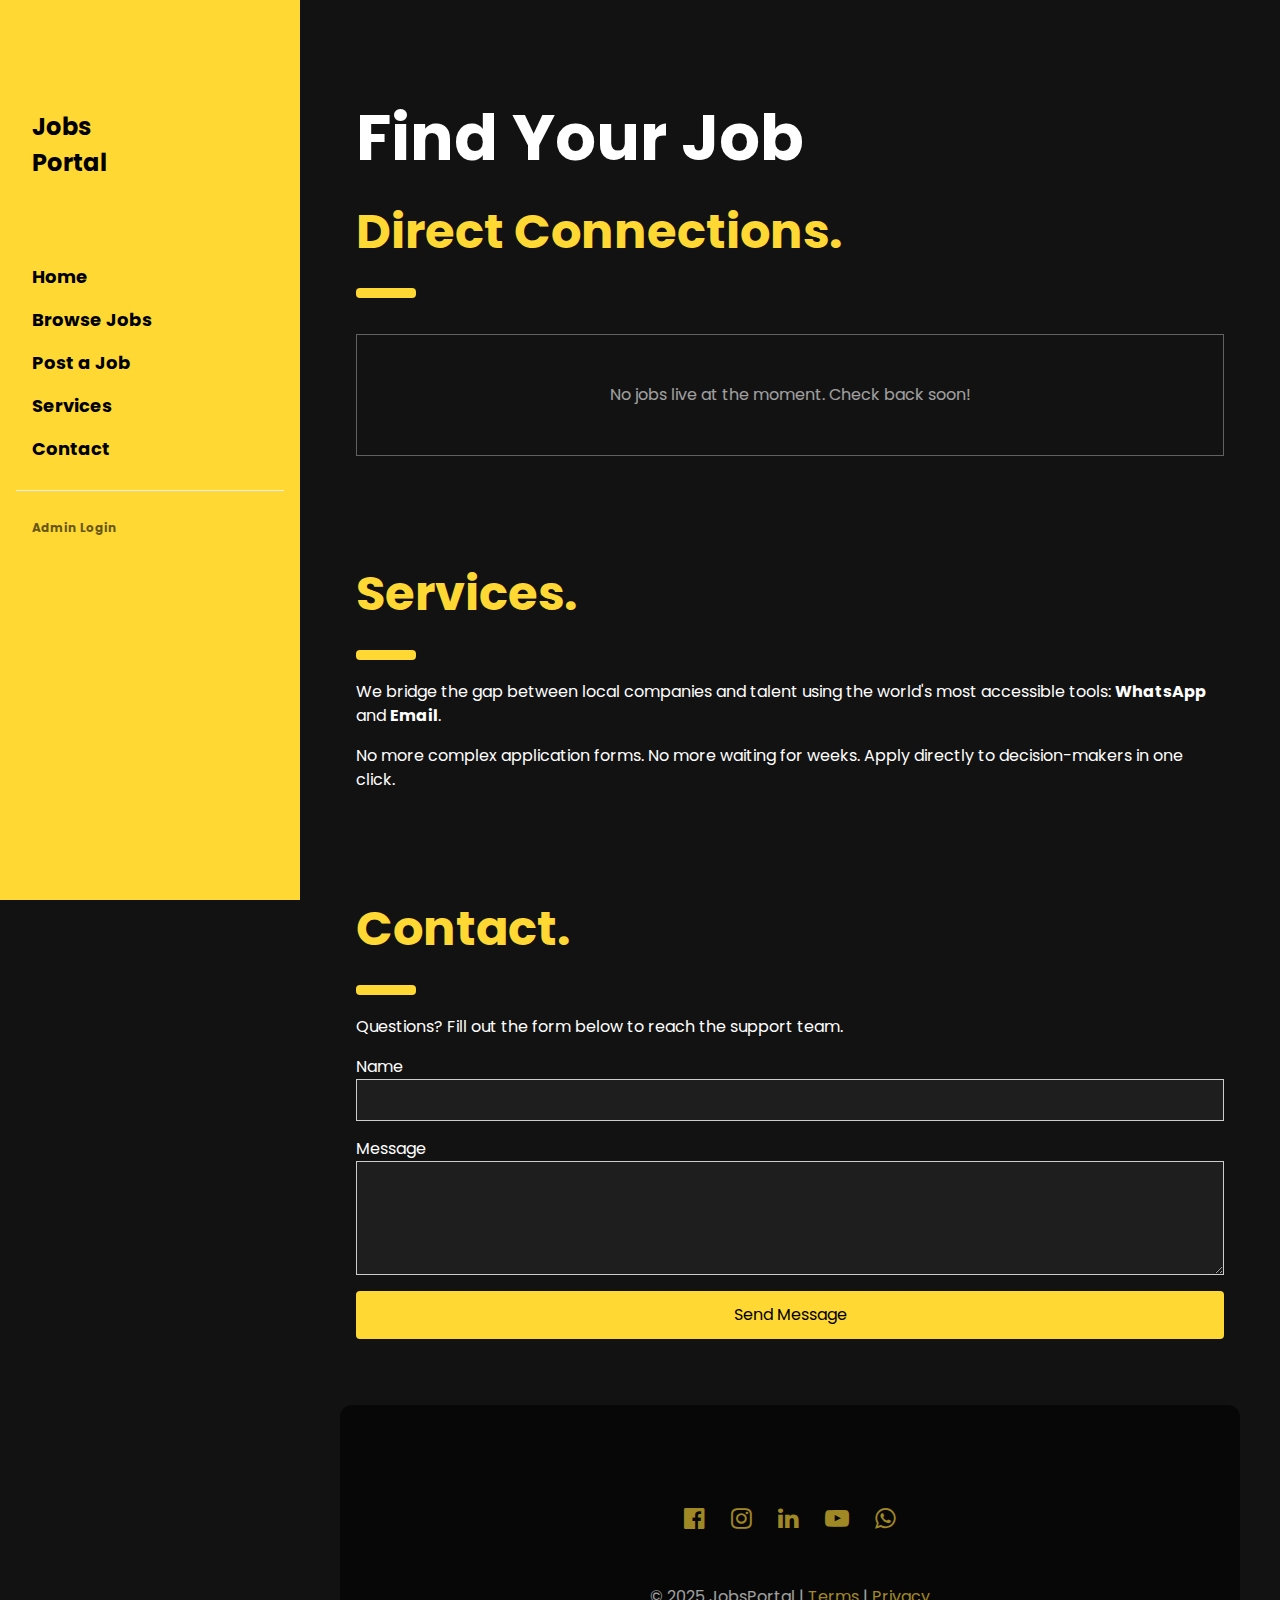
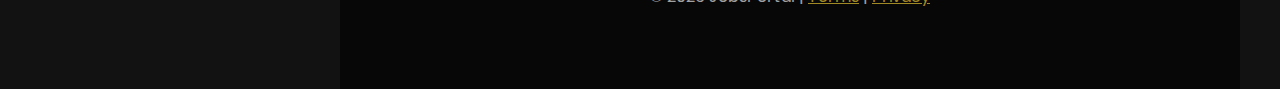
<file: index.html>
<!DOCTYPE html>
<html lang="en">
<head>
<title>hrsjobs | Direct Connect</title>
<meta charset="UTF-8">
<meta name="viewport" content="width=device-width, initial-scale=1">
<link rel="stylesheet" href="https://www.w3schools.com/w3css/4/w3.css">
<link rel="stylesheet" href="https://fonts.googleapis.com/css?family=Poppins">
<link rel="stylesheet" href="https://cdnjs.cloudflare.com/ajax/libs/font-awesome/4.7.0/css/font-awesome.min.css">
<style>
    body,h1,h2,h3,h4,h5 {font-family: "Poppins", sans-serif}
    body {font-size:16px; background-color: #121212; color: white;}
    
    /* Branding Colors */
    .theme-yellow { color: #FFD833 !important; }
    .bg-yellow { background-color: #FFD833 !important; color: black !important; }
    .w3-sidebar { background-color: #FFD833 !important; color: black !important; font-weight:bold; }
    
    /* Job Card Design */
    .job-card { background-color: #1e1e1e; border: 1px solid #333; margin-bottom: 24px; border-radius: 12px; transition: 0.3s; }
    .job-card:hover { border-color: #FFD833; }
    .apply-wa { background-color: #25D366; color: white; padding: 10px 20px; text-decoration: none; border-radius: 6px; display: inline-block; font-weight: bold; }
    .apply-mail { background-color: #ffffff; color: #000; padding: 10px 20px; text-decoration: none; border-radius: 6px; display: inline-block; margin-right: 10px; font-weight: bold; }
    
    .social-icons i { margin: 0 10px; cursor: pointer; transition: 0.3s; }
    .social-icons i:hover { color: white; }
</style>
</head>
<body>

<nav class="w3-sidebar w3-collapse w3-top w3-large w3-padding" style="z-index:3;width:300px;" id="mySidebar"><br>
  <a href="javascript:void(0)" onclick="w3_close()" class="w3-button w3-hide-large w3-display-topleft" style="width:100%;font-size:22px">Close Menu</a>
  <div class="w3-container">
    <h3 class="w3-padding-64"><b>Jobs<br>Portal</b></h3>
  </div>
  <div class="w3-bar-block">
    <a href="#" onclick="w3_close()" class="w3-bar-item w3-button w3-hover-white">Home</a> 
    <a href="#jobs" onclick="w3_close()" class="w3-bar-item w3-button w3-hover-white">Browse Jobs</a> 
    <a href="post-job.html" class="w3-bar-item w3-button w3-hover-white">Post a Job</a> 
    <a href="#services" onclick="w3_close()" class="w3-bar-item w3-button w3-hover-white">Services</a> 
    <a href="#contact" onclick="w3_close()" class="w3-bar-item w3-button w3-hover-white">Contact</a>
    <hr>
    <a href="admin.php" class="w3-bar-item w3-button w3-hover-white w3-small w3-opacity">Admin Login</a>
  </div>
</nav>

<header class="w3-container w3-top w3-hide-large bg-yellow w3-xlarge w3-padding">
  <a href="javascript:void(0)" class="w3-button bg-yellow w3-margin-right" onclick="w3_open()">☰</a>
  <span>JobsPortal</span>
</header>

<div class="w3-overlay w3-hide-large" onclick="w3_close()" style="cursor:pointer" title="close side menu" id="myOverlay"></div>

<div class="w3-main" style="margin-left:340px;margin-right:40px">

  <div class="w3-container" style="margin-top:80px" id="jobs">
    <h1 class="w3-jumbo"><b>Find Your Job</b></h1>
    <h1 class="w3-xxxlarge theme-yellow"><b>Direct Connections.</b></h1>
    <hr style="width:50px;border:5px solid #FFD833" class="w3-round">
  </div>
  
  <div class="w3-container" id="job-list-container">
      <p class="w3-opacity">Scanning for active opportunities...</p>
  </div>

  <div class="w3-container" id="services" style="margin-top:75px">
    <h1 class="w3-xxxlarge theme-yellow"><b>Services.</b></h1>
    <hr style="width:50px;border:5px solid #FFD833" class="w3-round">
    <p>We bridge the gap between local companies and talent using the world's most accessible tools: <b>WhatsApp</b> and <b>Email</b>.</p>
    <p>No more complex application forms. No more waiting for weeks. Apply directly to decision-makers in one click.</p>
  </div>

  <div class="w3-container" id="contact" style="margin-top:75px">
    <h1 class="w3-xxxlarge theme-yellow"><b>Contact.</b></h1>
    <hr style="width:50px;border:5px solid #FFD833" class="w3-round">
    <p>Questions? Fill out the form below to reach the support team.</p>
    <form action="mailto:raf@gmail.com" method="post" enctype="text/plain">
      <div class="w3-section">
        <label>Name</label>
        <input class="w3-input w3-border" style="background:#1e1e1e; color:white" type="text" name="Name" required>
      </div>
      <div class="w3-section">
        <label>Message</label>
        <textarea class="w3-input w3-border" style="background:#1e1e1e; color:white" name="Message" rows="4" required></textarea>
      </div>
      <button type="submit" class="w3-button w3-block w3-padding-large bg-yellow w3-margin-bottom w3-round">Send Message</button>
    </form>  
  </div>

  <footer class="w3-container w3-padding-64 w3-center w3-opacity" style="background-color: #000; color: white; margin-top: 50px; border-radius: 12px 12px 0 0;">  
    <div class="w3-xlarge w3-padding-32 social-icons">
      <a href="https://facebook.com" target="_blank" class="theme-yellow"><i class="fa fa-facebook-official"></i></a>
      <a href="https://instagram.com" target="_blank" class="theme-yellow"><i class="fa fa-instagram"></i></a>
      <a href="https://linkedin.com" target="_blank" class="theme-yellow"><i class="fa fa-linkedin"></i></a>
      <a href="https://youtube.com" target="_blank" class="theme-yellow"><i class="fa fa-youtube-play"></i></a>
      <a href="https://wa.me/YOUR_PHONE" target="_blank" class="theme-yellow"><i class="fa fa-whatsapp"></i></a>
    </div>
    <p>© 2025 JobsPortal | <a href="terms.html" class="theme-yellow">Terms</a> | <a href="privacy.html" class="theme-yellow">Privacy</a></p>
  </footer>

</div>

<script>
// Sidebar Toggle Logic
function w3_open() {
  document.getElementById("mySidebar").style.display = "block";
  document.getElementById("myOverlay").style.display = "block";
}
function w3_close() {
  document.getElementById("mySidebar").style.display = "none";
  document.getElementById("myOverlay").style.display = "none";
}

// Fetch Jobs from JSON
fetch('jobs.json')
  .then(res => res.json())
  .then(data => {
    const container = document.getElementById('job-list-container');
    container.innerHTML = "";
    
    // Show only approved jobs
    const activeJobs = data.filter(job => job.approved === true);

    if(activeJobs.length === 0) {
        container.innerHTML = "<div class='w3-panel w3-border w3-border-dark-grey w3-padding-32 w3-center'><p class='w3-opacity'>No jobs live at the moment. Check back soon!</p></div>";
        return;
    }

    activeJobs.forEach(job => {
      container.innerHTML += `
        <div class="w3-container job-card w3-padding-24 w3-animate-opacity">
          <h2 class="theme-yellow w3-xlarge"><b>${job.title}</b></h2>
          <p class="w3-opacity">🏢 ${job.company} | 📍 ${job.location}</p>
          <p style="color:#bbb">${job.description}</p>
          <p class="w3-small"><i class="fa fa-calendar"></i> Apply before: ${job.deadline}</p>
          <div class="w3-padding-16">
            <a href="mailto:${job.company_email}?subject=Application for ${job.title}" class="apply-mail">Email CV</a>
            <a href="https://wa.me/${job.whatsapp}?text=Hi, I am interested in the ${job.title} position." target="_blank" class="apply-wa"><i class="fa fa-whatsapp"></i> WhatsApp Apply</a>
          </div>
        </div>
      `;
    });
  })
  .catch(err => {
      document.getElementById('job-list-container').innerHTML = "<p class='w3-text-red'>Error connecting to job database.</p>";
  });
</script>

</body>
</html>
</file>
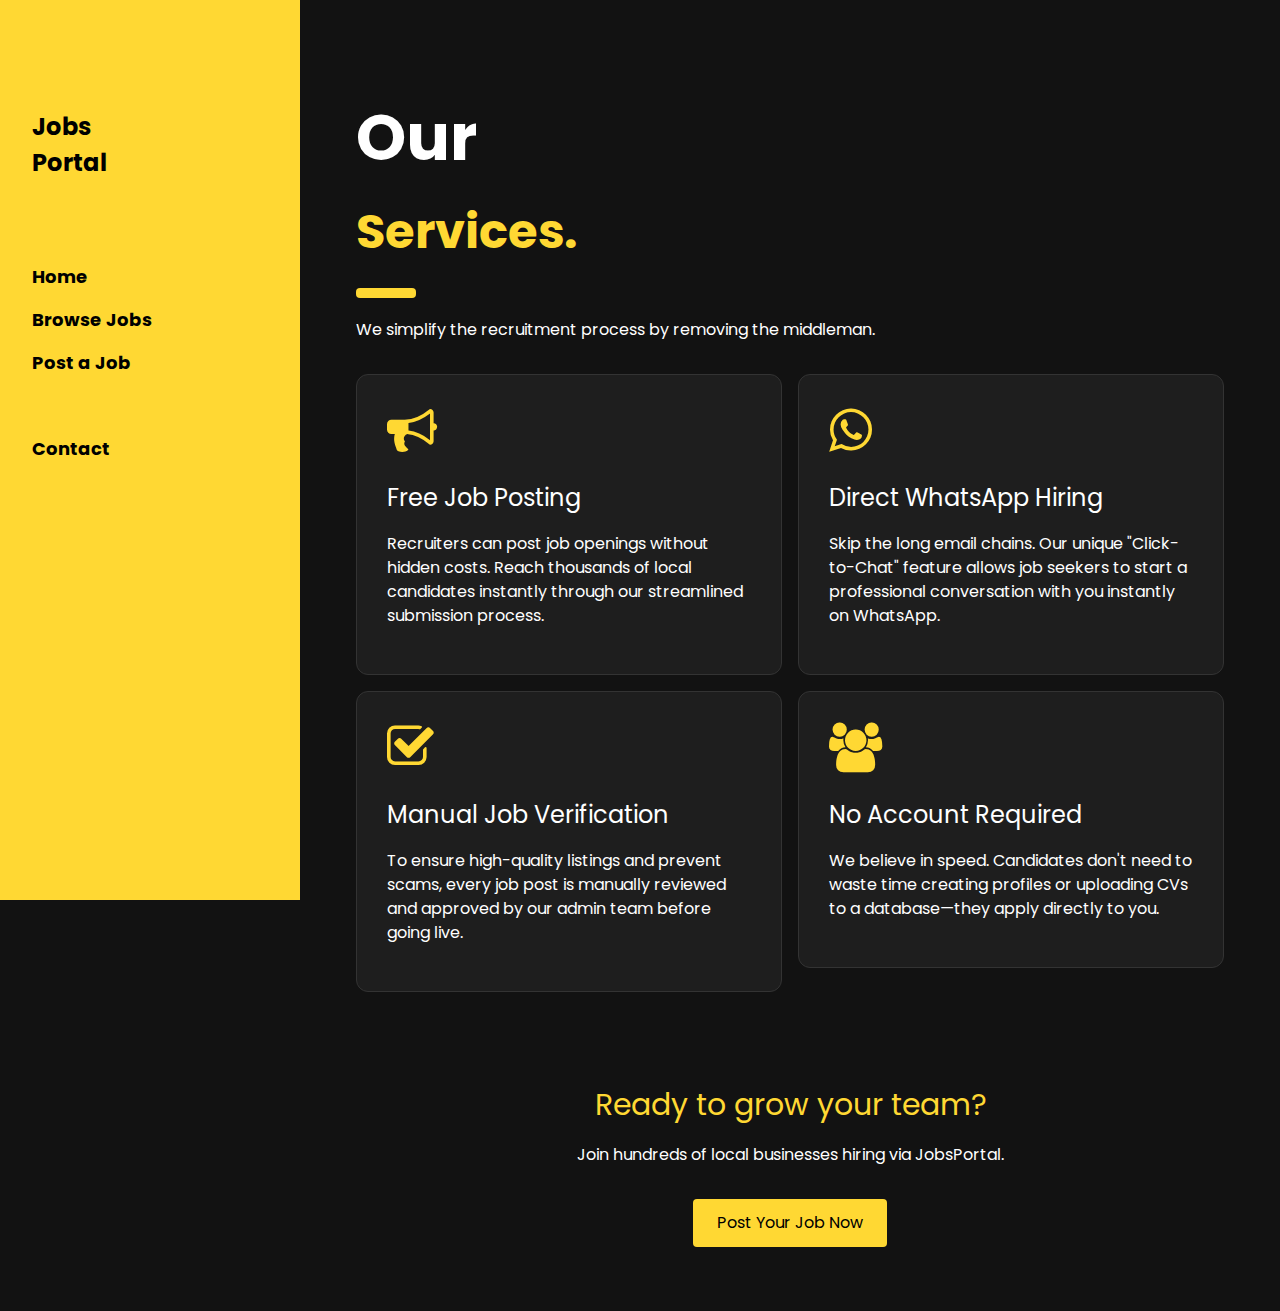
<file: services.html>
<!DOCTYPE html>
<html lang="en">
<head>
<title>Our Services | JobsPortal</title>
<meta charset="UTF-8">
<meta name="viewport" content="width=device-width, initial-scale=1">
<link rel="stylesheet" href="https://www.w3schools.com/w3css/4/w3.css">
<link rel="stylesheet" href="https://fonts.googleapis.com/css?family=Poppins">
<link rel="stylesheet" href="https://cdnjs.cloudflare.com/ajax/libs/font-awesome/4.7.0/css/font-awesome.min.css">
<style>
    body,h1,h2,h3,h4,h5 {font-family: "Poppins", sans-serif}
    body {font-size:16px; background-color: #121212; color: white;}
    
    .theme-yellow { color: #FFD833 !important; }
    .bg-yellow { background-color: #FFD833 !important; color: black !important; }
    .w3-sidebar { background-color: #FFD833 !important; color: black !important; font-weight:bold; }
    
    .service-box { background-color: #1e1e1e; border: 1px solid #333; padding: 30px; border-radius: 12px; height: 100%; }
    .service-icon { font-size: 50px; color: #FFD833; margin-bottom: 15px; }
</style>
</head>
<body>

<nav class="w3-sidebar w3-collapse w3-top w3-large w3-padding" style="z-index:3;width:300px;" id="mySidebar"><br>
  <a href="javascript:void(0)" onclick="w3_close()" class="w3-button w3-hide-large w3-display-topleft" style="width:100%;font-size:22px">Close Menu</a>
  <div class="w3-container">
    <h3 class="w3-padding-64"><b>Jobs<br>Portal</b></h3>
  </div>
  <div class="w3-bar-block">
    <a href="index.html" class="w3-bar-item w3-button w3-hover-white">Home</a> 
    <a href="index.html#jobs" class="w3-bar-item w3-button w3-hover-white">Browse Jobs</a> 
    <a href="post-job.html" class="w3-bar-item w3-button w3-hover-white">Post a Job</a> 
    <a href="#" class="w3-bar-item w3-button w3-hover-white theme-yellow">Our Services</a> 
    <a href="index.html#contact" class="w3-bar-item w3-button w3-hover-white">Contact</a>
  </div>
</nav>

<header class="w3-container w3-top w3-hide-large bg-yellow w3-xlarge w3-padding">
  <a href="javascript:void(0)" class="w3-button bg-yellow w3-margin-right" onclick="w3_open()">☰</a>
  <span>JobsPortal</span>
</header>

<div class="w3-main" style="margin-left:340px;margin-right:40px">

  <div class="w3-container" style="margin-top:80px">
    <h1 class="w3-jumbo"><b>Our</b></h1>
    <h1 class="w3-xxxlarge theme-yellow"><b>Services.</b></h1>
    <hr style="width:50px;border:5px solid #FFD833" class="w3-round">
    <p>We simplify the recruitment process by removing the middleman.</p>
  </div>

  <div class="w3-row-padding w3-margin-top">
    
    <div class="w3-half w3-margin-bottom">
      <div class="service-box">
        <i class="fa fa-bullhorn service-icon"></i>
        <h3>Free Job Posting</h3>
        <p>Recruiters can post job openings without hidden costs. Reach thousands of local candidates instantly through our streamlined submission process.</p>
      </div>
    </div>

    <div class="w3-half w3-margin-bottom">
      <div class="service-box">
        <i class="fa fa-whatsapp service-icon"></i>
        <h3>Direct WhatsApp Hiring</h3>
        <p>Skip the long email chains. Our unique "Click-to-Chat" feature allows job seekers to start a professional conversation with you instantly on WhatsApp.</p>
      </div>
    </div>

  </div>

  <div class="w3-row-padding">
    
    <div class="w3-half w3-margin-bottom">
      <div class="service-box">
        <i class="fa fa-check-square-o service-icon"></i>
        <h3>Manual Job Verification</h3>
        <p>To ensure high-quality listings and prevent scams, every job post is manually reviewed and approved by our admin team before going live.</p>
      </div>
    </div>

    <div class="w3-half w3-margin-bottom">
      <div class="service-box">
        <i class="fa fa-users service-icon"></i>
        <h3>No Account Required</h3>
        <p>We believe in speed. Candidates don't need to waste time creating profiles or uploading CVs to a database—they apply directly to you.</p>
      </div>
    </div>

  </div>

  <div class="w3-container w3-padding-64 w3-center">
      <h2 class="theme-yellow">Ready to grow your team?</h2>
      <p>Join hundreds of local businesses hiring via JobsPortal.</p>
      <a href="post-job.html" class="w3-button bg-yellow w3-padding-large w3-round w3-margin-top">Post Your Job Now</a>
  </div>

</div>

<script>
function w3_open() { document.getElementById("mySidebar").style.display = "block"; }
function w3_close() { document.getElementById("mySidebar").style.display = "none"; }
</script>

</body>
</html>
</file>
